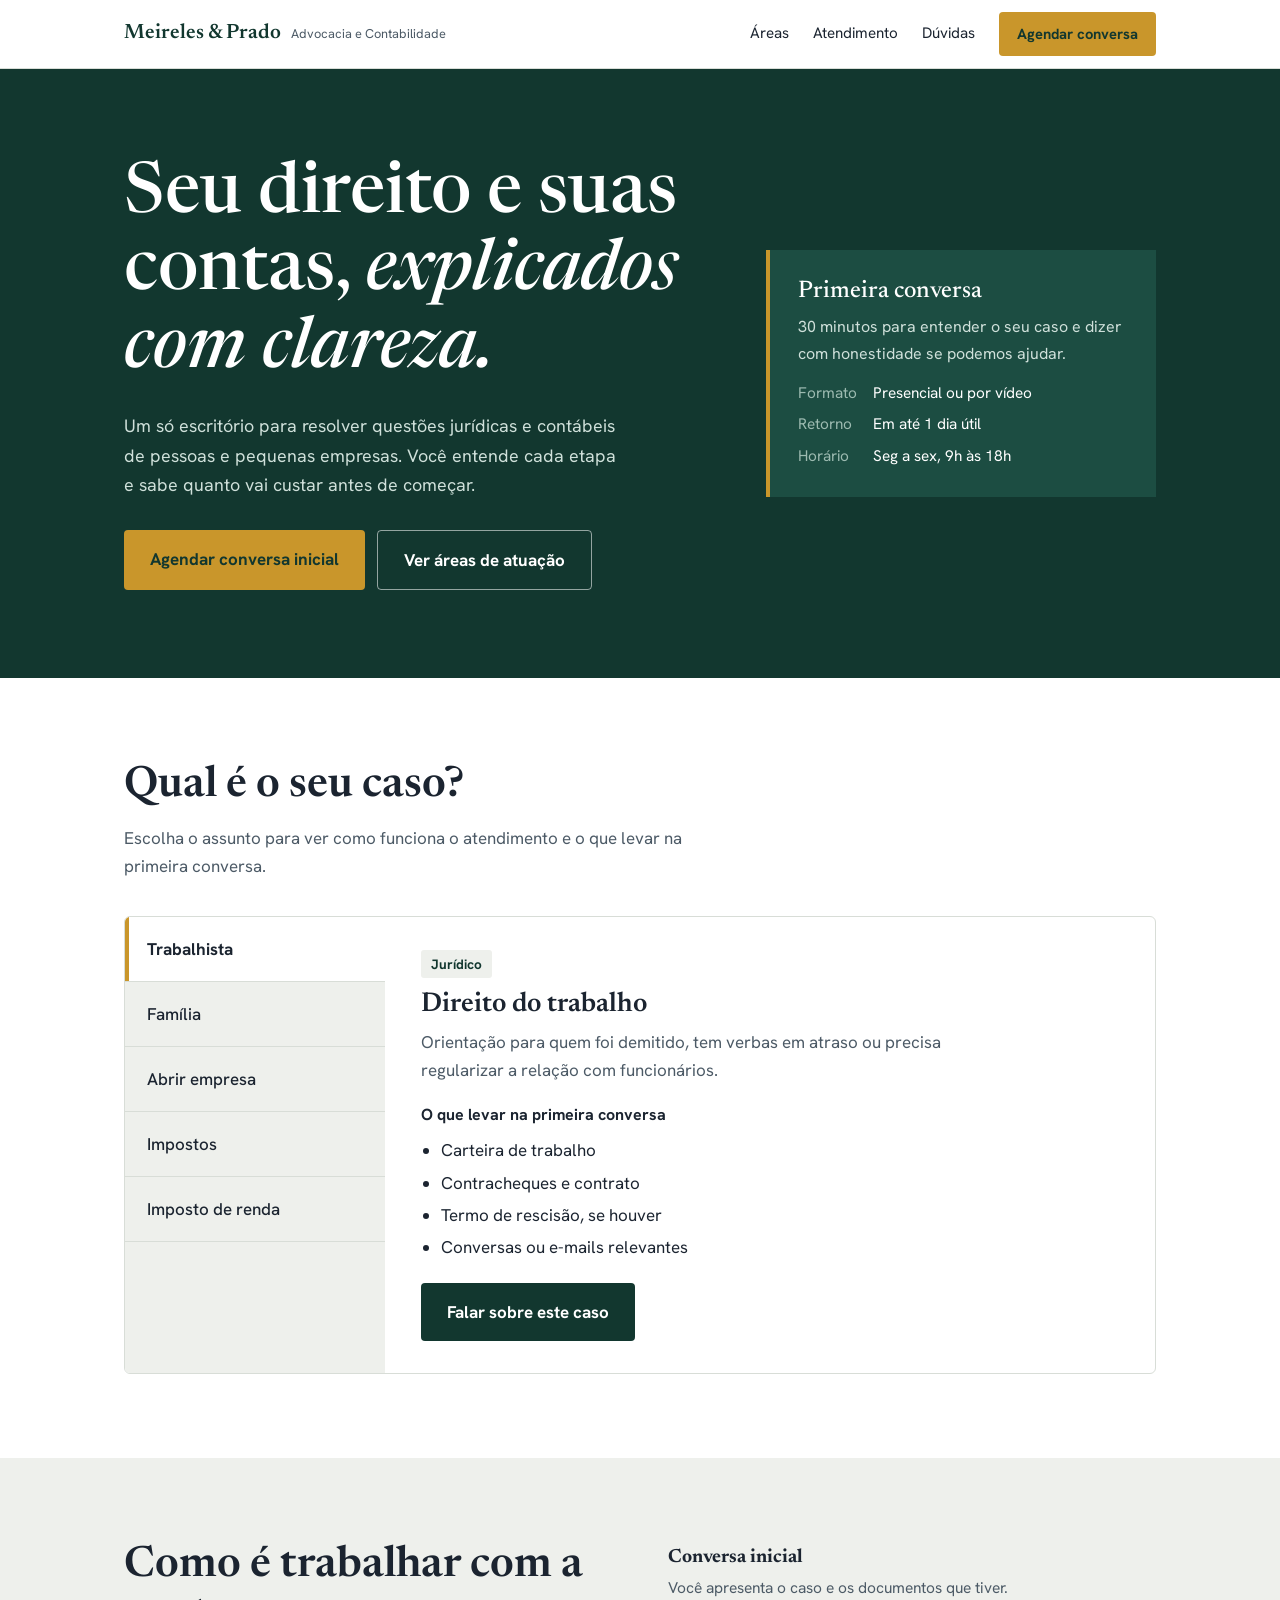
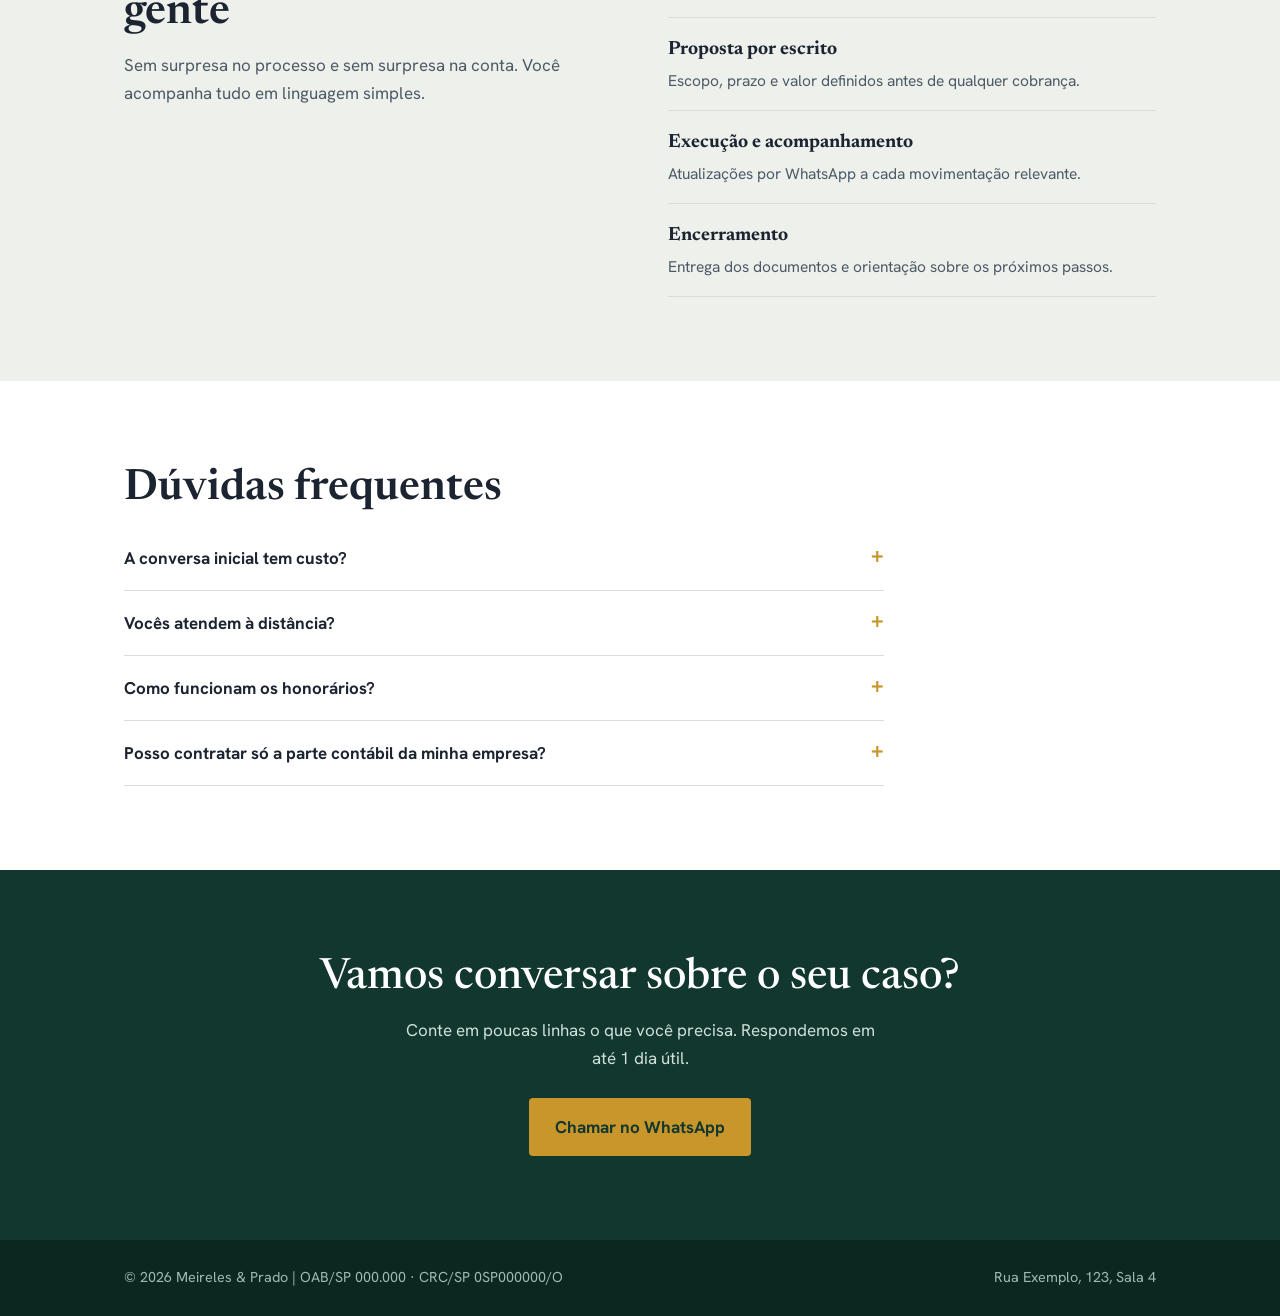
<file: advogado-contador/index.html>
<!DOCTYPE html>
<html lang="pt-BR">
<head>
<meta charset="UTF-8">
<meta name="viewport" content="width=device-width, initial-scale=1">
<title>Meireles &amp; Prado | Advocacia e Contabilidade</title>
<meta name="description" content="Advocacia e contabilidade em um só escritório. Atendimento claro, sem juridiquês, para pessoas e pequenas empresas.">
<link rel="preconnect" href="https://fonts.googleapis.com">
<link rel="preconnect" href="https://fonts.gstatic.com" crossorigin>
<link href="https://fonts.googleapis.com/css2?family=Newsreader:ital,wght@0,500;0,600;1,500&family=Hanken+Grotesk:wght@400;500;700&display=swap" rel="stylesheet">
<link rel="stylesheet" href="style.css">
</head>
<body>
<header>
  <div class="wrap">
    <a class="logo" href="#topo">Meireles &amp; Prado<small>Advocacia e Contabilidade</small></a>
    <nav><a href="#areas">Áreas</a><a href="#atendimento">Atendimento</a><a href="#duvidas">Dúvidas</a>
    <a class="btn" href="https://wa.me/5511999999999?text=Ol%C3%A1%2C%20gostaria%20de%20agendar%20uma%20conversa" target="_blank" rel="noopener">Agendar conversa</a></nav>
  </div>
</header>
 
<main id="topo">
  <div class="hero">
    <div class="wrap">
      <div>
        <h1>Seu direito e suas contas, <em>explicados com clareza.</em></h1>
        <p>Um só escritório para resolver questões jurídicas e contábeis de pessoas e pequenas empresas. Você entende cada etapa e sabe quanto vai custar antes de começar.</p>
        <div class="acoes">
          <a class="btn" href="https://wa.me/5511999999999?text=Ol%C3%A1%2C%20gostaria%20de%20agendar%20uma%20conversa" target="_blank" rel="noopener">Agendar conversa inicial</a>
          <a class="btn claro" href="#areas">Ver áreas de atuação</a>
        </div>
      </div>
      <aside class="cartao" aria-label="Informações de atendimento">
        <h3>Primeira conversa</h3>
        <p>30 minutos para entender o seu caso e dizer com honestidade se podemos ajudar.</p>
        <dl>
          <dt>Formato</dt><dd>Presencial ou por vídeo</dd>
          <dt>Retorno</dt><dd>Em até 1 dia útil</dd>
          <dt>Horário</dt><dd>Seg a sex, 9h às 18h</dd>
        </dl>
      </aside>
    </div>
  </div>
 
  <section id="areas">
    <div class="wrap">
      <h2>Qual é o seu caso?</h2>
      <p class="intro">Escolha o assunto para ver como funciona o atendimento e o que levar na primeira conversa.</p>
      <div class="casos">
        <div class="abas" role="tablist" id="abas"></div>
        <div class="painel" id="painel" role="tabpanel" aria-live="polite"></div>
      </div>
    </div>
  </section>
 
  <section class="faixa" id="atendimento">
    <div class="wrap">
      <div>
        <h2>Como é trabalhar com a gente</h2>
        <p class="intro" style="margin-bottom:0">Sem surpresa no processo e sem surpresa na conta. Você acompanha tudo em linguagem simples.</p>
      </div>
      <ol class="etapas">
        <li><strong>Conversa inicial</strong><span>Você apresenta o caso e os documentos que tiver.</span></li>
        <li><strong>Proposta por escrito</strong><span>Escopo, prazo e valor definidos antes de qualquer cobrança.</span></li>
        <li><strong>Execução e acompanhamento</strong><span>Atualizações por WhatsApp a cada movimentação relevante.</span></li>
        <li><strong>Encerramento</strong><span>Entrega dos documentos e orientação sobre os próximos passos.</span></li>
      </ol>
    </div>
  </section>
 
  <section id="duvidas">
    <div class="wrap">
      <h2>Dúvidas frequentes</h2>
      <div class="faq">
        <details><summary>A conversa inicial tem custo?</summary><p>Não. Os primeiros 30 minutos servem para entender o seu caso e indicar o melhor caminho, sem compromisso.</p></details>
        <details><summary>Vocês atendem à distância?</summary><p>Sim. Boa parte dos atendimentos é feita por vídeo e WhatsApp, com envio e assinatura de documentos digitais.</p></details>
        <details><summary>Como funcionam os honorários?</summary><p>Cada caso recebe uma proposta por escrito, com valor e forma de pagamento definidos antes do início do trabalho.</p></details>
        <details><summary>Posso contratar só a parte contábil da minha empresa?</summary><p>Pode. Abertura, impostos mensais e declarações podem ser contratados separadamente ou junto com o apoio jurídico.</p></details>
      </div>
    </div>
  </section>
 
  <section class="contato" id="contato">
    <div class="wrap">
      <h2>Vamos conversar sobre o seu caso?</h2>
      <p>Conte em poucas linhas o que você precisa. Respondemos em até 1 dia útil.</p>
      <a class="btn" href="https://wa.me/5511999999999?text=Ol%C3%A1%2C%20gostaria%20de%20agendar%20uma%20conversa" target="_blank" rel="noopener">Chamar no WhatsApp</a>
    </div>
  </section>
</main>
 
<footer>
  <div class="wrap"><span>© 2026 Meireles &amp; Prado | OAB/SP 000.000 · CRC/SP 0SP000000/O</span><span>Rua Exemplo, 123, Sala 4</span></div>
</footer>
 
<script src="script.js" defer></script>
</body>
</html>
</file>
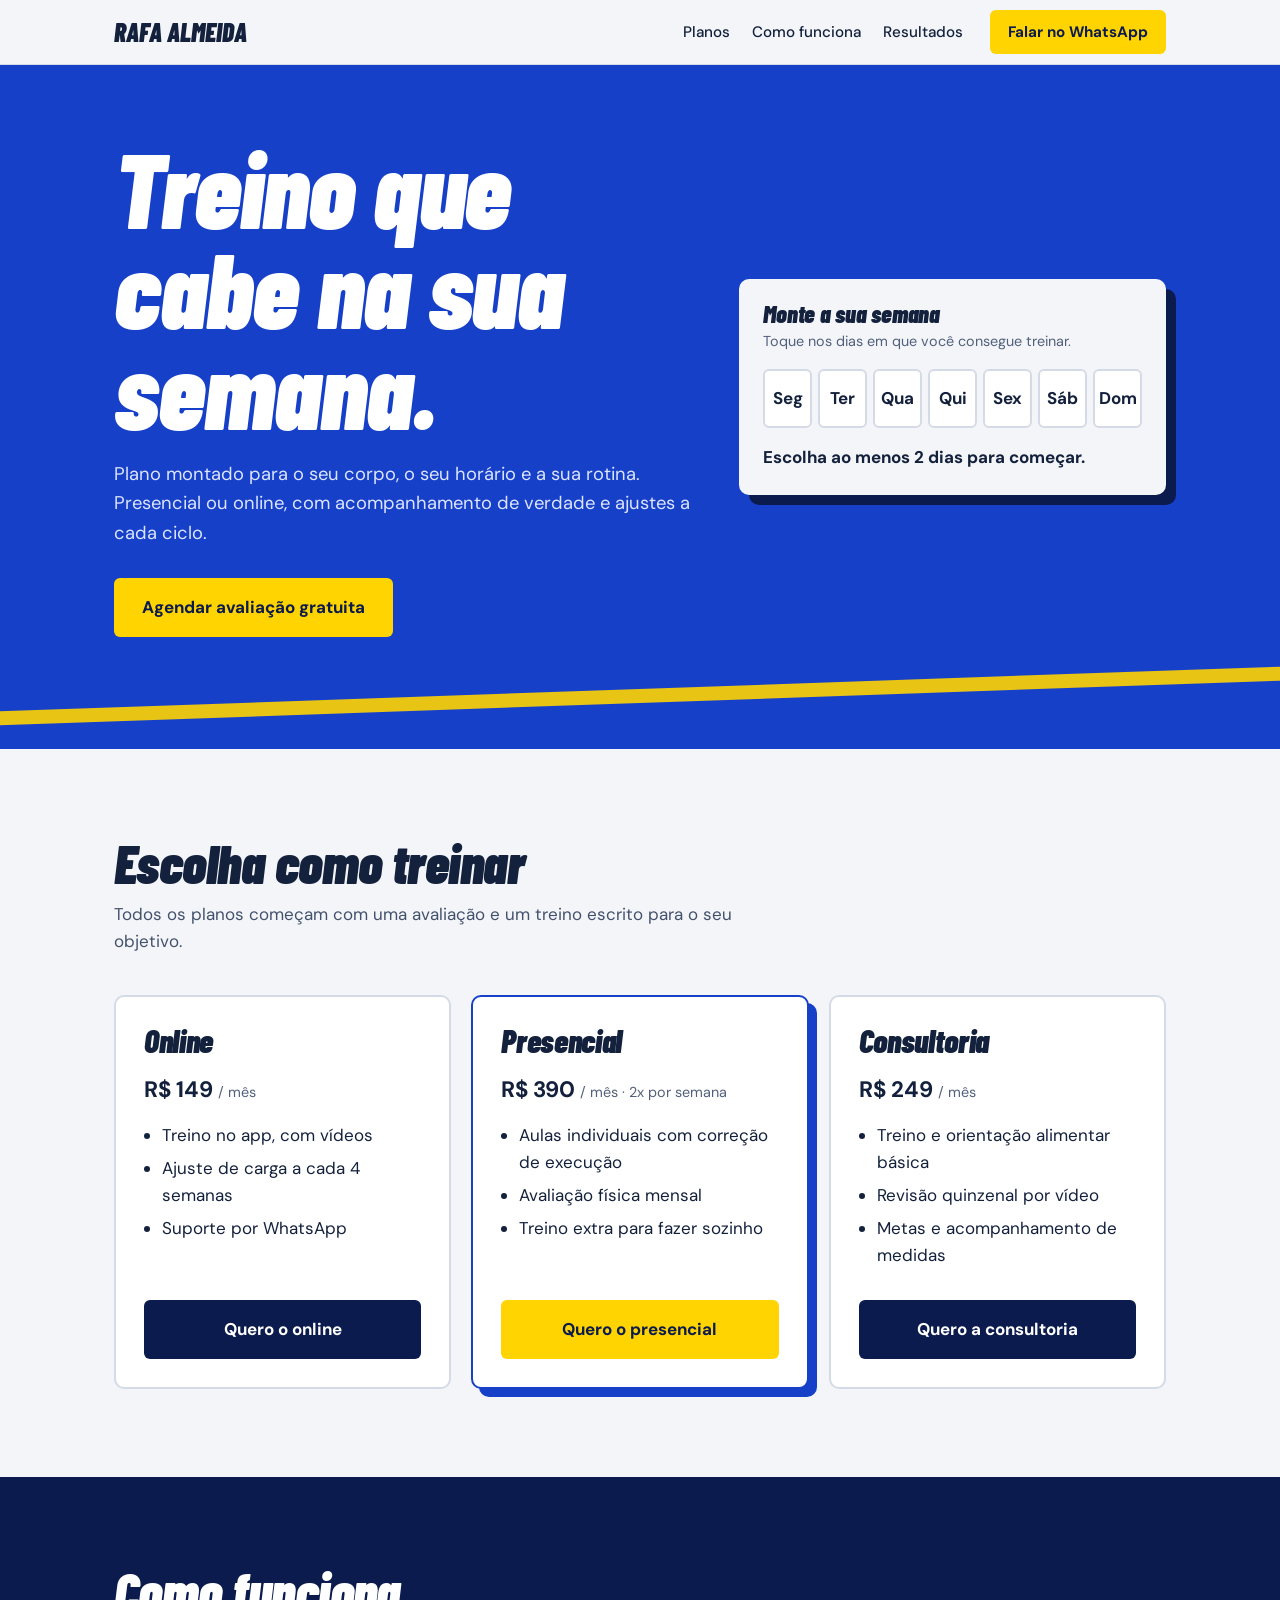
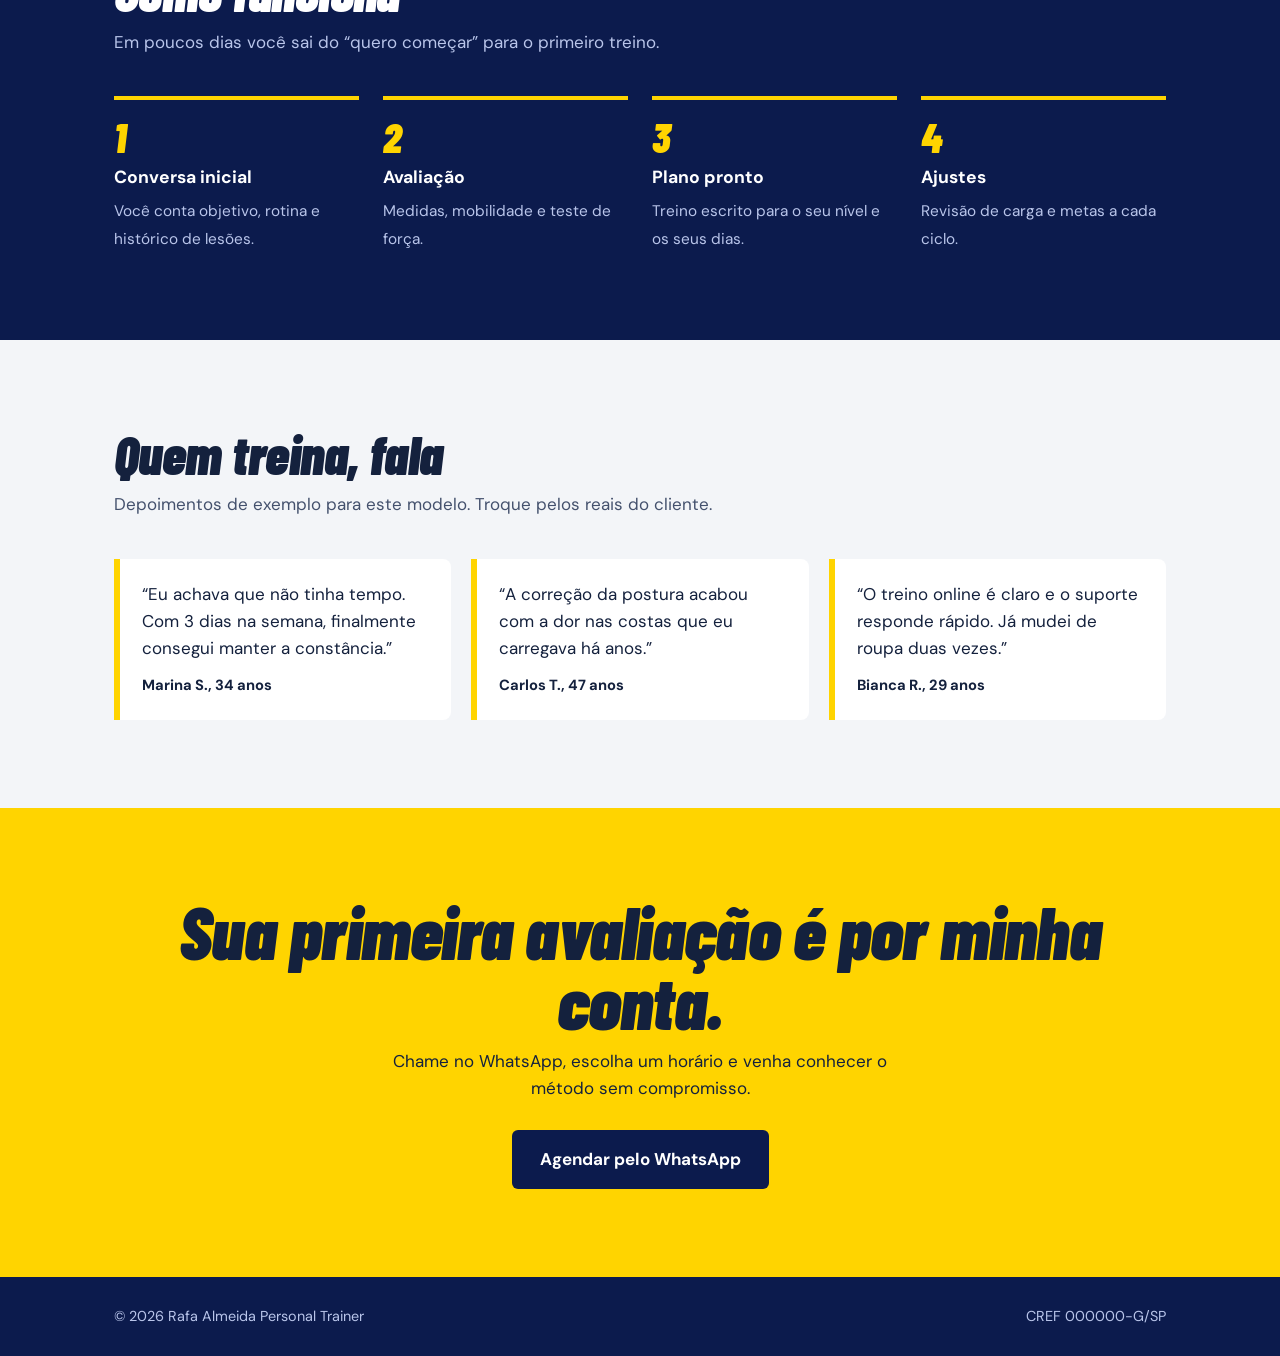
<file: trainer-personal/index.html>
<!DOCTYPE html>
<html lang="pt-BR">
<head>
<meta charset="UTF-8">
<meta name="viewport" content="width=device-width, initial-scale=1">
<title>Rafa Almeida | Personal Trainer</title>
<meta name="description" content="Treino personalizado presencial e online. Plano montado para a sua rotina, com acompanhamento de verdade.">
<link rel="preconnect" href="https://fonts.googleapis.com">
<link rel="preconnect" href="https://fonts.gstatic.com" crossorigin>
<link href="https://fonts.googleapis.com/css2?family=Barlow+Condensed:ital,wght@1,800;1,900&family=DM+Sans:wght@400;500;700&display=swap" rel="stylesheet">
<style>
:root{
  --quadra:#1740C9; --piso:#0C1B4D; --marca:#FFD400; --giz:#F3F5F8; --linha:#D5DBE6; --texto:#14213D;
  --display:"Barlow Condensed","Arial Narrow",Impact,sans-serif;
  --corpo:"DM Sans",system-ui,-apple-system,"Segoe UI",sans-serif;
}
*{box-sizing:border-box;margin:0}
html{scroll-behavior:smooth}
body{font-family:var(--corpo);color:var(--texto);background:var(--giz);line-height:1.6;font-size:17px}
a{color:inherit}
:focus-visible{outline:3px solid var(--marca);outline-offset:3px}
.wrap{max-width:1100px;margin:0 auto;padding:0 24px}
h1,h2,h3{font-family:var(--display);font-style:italic;font-weight:900;line-height:.95;letter-spacing:-.01em}
h2{font-size:clamp(2.2rem,5vw,3.4rem);margin-bottom:12px}
.btn{display:inline-block;background:var(--marca);color:var(--piso);font-weight:700;text-decoration:none;padding:16px 28px;border-radius:6px;transition:transform .15s,box-shadow .15s}
.btn:hover{transform:translateY(-2px);box-shadow:0 6px 0 rgba(12,27,77,.35)}
.btn.escuro{background:var(--piso);color:#fff}
 
header{position:sticky;top:0;z-index:5;background:var(--giz);border-bottom:1px solid var(--linha)}
header .wrap{display:flex;justify-content:space-between;align-items:center;height:64px}
.logo{font-family:var(--display);font-style:italic;font-weight:900;font-size:1.6rem;text-decoration:none}
nav a{margin-left:22px;text-decoration:none;font-weight:500;font-size:.95rem}
nav a:hover{text-decoration:underline;text-underline-offset:4px}
 
.hero{background:var(--quadra);color:#fff;position:relative;overflow:hidden}
.hero::after{content:"";position:absolute;left:-10%;right:-10%;bottom:46px;height:14px;background:var(--marca);transform:rotate(-2deg);opacity:.9}
.hero .wrap{display:grid;grid-template-columns:1.15fr .85fr;gap:48px;align-items:center;padding-top:72px;padding-bottom:112px}
.hero h1{font-size:clamp(3.4rem,9vw,6.6rem);margin-bottom:22px}
.hero p{max-width:46ch;font-size:1.15rem;margin-bottom:30px;color:#DCE4FF}
.semana{background:var(--giz);color:var(--texto);border-radius:10px;padding:24px;box-shadow:10px 10px 0 var(--piso)}
.semana h3{font-size:1.5rem;margin-bottom:4px}
.semana small{display:block;color:#52607C;margin-bottom:16px;font-size:.9rem}
.dias{display:grid;grid-template-columns:repeat(7,1fr);gap:6px}
.dias button{font:inherit;font-weight:700;padding:14px 0;border:2px solid var(--linha);background:#fff;border-radius:6px;cursor:pointer;color:var(--texto);transition:background .15s,border-color .15s}
.dias button[aria-pressed="true"]{background:var(--marca);border-color:var(--piso)}
.semana output{display:block;margin-top:16px;font-weight:700}
 
section{padding:88px 0}
.intro{max-width:52ch;color:#44516D;margin-bottom:40px}
.planos{display:grid;grid-template-columns:repeat(3,1fr);gap:20px}
.plano{background:#fff;border:2px solid var(--linha);border-radius:10px;padding:28px;display:flex;flex-direction:column}
.plano.destaque{border-color:var(--quadra);box-shadow:8px 8px 0 var(--quadra)}
.plano h3{font-size:2rem;margin-bottom:8px}
.preco{font-weight:700;font-size:1.4rem;margin:8px 0 14px}
.preco small{font-weight:400;font-size:.9rem;color:#52607C}
.plano ul{padding-left:18px;margin-bottom:24px;flex:1}
.plano li{margin-bottom:6px}
.plano .btn{text-align:center}
 
.metodo{background:var(--piso);color:#fff}
.metodo .intro{color:#B9C5EA}
.passos{display:grid;grid-template-columns:repeat(4,1fr);gap:24px;list-style:none;padding:0;counter-reset:p}
.passos li{counter-increment:p;border-top:4px solid var(--marca);padding-top:16px}
.passos li::before{content:counter(p);font-family:var(--display);font-style:italic;font-weight:900;font-size:2.6rem;color:var(--marca);display:block;line-height:1}
.passos strong{display:block;font-size:1.1rem;margin:6px 0}
.passos span{color:#B9C5EA;font-size:.96rem}
 
.depo{display:grid;grid-template-columns:repeat(3,1fr);gap:20px}
.depo blockquote{background:#fff;border-left:6px solid var(--marca);padding:22px;border-radius:0 8px 8px 0}
.depo cite{display:block;margin-top:12px;font-style:normal;font-weight:700;font-size:.92rem}
 
.cta{background:var(--marca);text-align:center}
.cta h2{font-size:clamp(2.6rem,7vw,4.6rem)}
.cta p{max-width:46ch;margin:0 auto 28px}
footer{background:var(--piso);color:#B9C5EA;padding:28px 0;font-size:.9rem}
footer .wrap{display:flex;justify-content:space-between;flex-wrap:wrap;gap:8px}
 
@media(max-width:860px){
  .hero .wrap,.planos,.depo{grid-template-columns:1fr}
  .passos{grid-template-columns:1fr 1fr}
  nav a:not(.btn){display:none}
  section{padding:64px 0}
}
@media(prefers-reduced-motion:reduce){*{transition:none!important;scroll-behavior:auto!important}}
</style>
</head>
<body>
<header>
  <div class="wrap">
    <a class="logo" href="#topo">RAFA ALMEIDA</a>
    <nav><a href="#planos">Planos</a><a href="#metodo">Como funciona</a><a href="#resultados">Resultados</a>
    <a class="btn" style="padding:10px 18px;margin-left:22px" href="https://wa.me/5511999999999?text=Oi%2C%20quero%20saber%20mais%20sobre%20os%20treinos" target="_blank" rel="noopener">Falar no WhatsApp</a></nav>
  </div>
</header>
 
<main id="topo">
  <div class="hero">
    <div class="wrap">
      <div>
        <h1>Treino que cabe na sua semana.</h1>
        <p>Plano montado para o seu corpo, o seu horário e a sua rotina. Presencial ou online, com acompanhamento de verdade e ajustes a cada ciclo.</p>
        <a class="btn" href="https://wa.me/5511999999999?text=Oi%2C%20quero%20agendar%20uma%20avalia%C3%A7%C3%A3o" target="_blank" rel="noopener">Agendar avaliação gratuita</a>
      </div>
      <div class="semana" aria-label="Monte sua semana de treino">
        <h3>Monte a sua semana</h3>
        <small>Toque nos dias em que você consegue treinar.</small>
        <div class="dias" id="dias">
          <button aria-pressed="false">Seg</button><button aria-pressed="false">Ter</button><button aria-pressed="false">Qua</button>
          <button aria-pressed="false">Qui</button><button aria-pressed="false">Sex</button><button aria-pressed="false">Sáb</button><button aria-pressed="false">Dom</button>
        </div>
        <output id="saida" aria-live="polite">Escolha ao menos 2 dias para começar.</output>
      </div>
    </div>
  </div>
 
  <section id="planos">
    <div class="wrap">
      <h2>Escolha como treinar</h2>
      <p class="intro">Todos os planos começam com uma avaliação e um treino escrito para o seu objetivo.</p>
      <div class="planos">
        <article class="plano">
          <h3>Online</h3>
          <p class="preco">R$ 149 <small>/ mês</small></p>
          <ul><li>Treino no app, com vídeos</li><li>Ajuste de carga a cada 4 semanas</li><li>Suporte por WhatsApp</li></ul>
          <a class="btn escuro" href="https://wa.me/5511999999999?text=Quero%20o%20plano%20Online" target="_blank" rel="noopener">Quero o online</a>
        </article>
        <article class="plano destaque">
          <h3>Presencial</h3>
          <p class="preco">R$ 390 <small>/ mês · 2x por semana</small></p>
          <ul><li>Aulas individuais com correção de execução</li><li>Avaliação física mensal</li><li>Treino extra para fazer sozinho</li></ul>
          <a class="btn" href="https://wa.me/5511999999999?text=Quero%20o%20plano%20Presencial" target="_blank" rel="noopener">Quero o presencial</a>
        </article>
        <article class="plano">
          <h3>Consultoria</h3>
          <p class="preco">R$ 249 <small>/ mês</small></p>
          <ul><li>Treino e orientação alimentar básica</li><li>Revisão quinzenal por vídeo</li><li>Metas e acompanhamento de medidas</li></ul>
          <a class="btn escuro" href="https://wa.me/5511999999999?text=Quero%20a%20Consultoria" target="_blank" rel="noopener">Quero a consultoria</a>
        </article>
      </div>
    </div>
  </section>
 
  <section class="metodo" id="metodo">
    <div class="wrap">
      <h2>Como funciona</h2>
      <p class="intro">Em poucos dias você sai do “quero começar” para o primeiro treino.</p>
      <ol class="passos">
        <li><strong>Conversa inicial</strong><span>Você conta objetivo, rotina e histórico de lesões.</span></li>
        <li><strong>Avaliação</strong><span>Medidas, mobilidade e teste de força.</span></li>
        <li><strong>Plano pronto</strong><span>Treino escrito para o seu nível e os seus dias.</span></li>
        <li><strong>Ajustes</strong><span>Revisão de carga e metas a cada ciclo.</span></li>
      </ol>
    </div>
  </section>
 
  <section id="resultados">
    <div class="wrap">
      <h2>Quem treina, fala</h2>
      <p class="intro">Depoimentos de exemplo para este modelo. Troque pelos reais do cliente.</p>
      <div class="depo">
        <blockquote>“Eu achava que não tinha tempo. Com 3 dias na semana, finalmente consegui manter a constância.”<cite>Marina S., 34 anos</cite></blockquote>
        <blockquote>“A correção da postura acabou com a dor nas costas que eu carregava há anos.”<cite>Carlos T., 47 anos</cite></blockquote>
        <blockquote>“O treino online é claro e o suporte responde rápido. Já mudei de roupa duas vezes.”<cite>Bianca R., 29 anos</cite></blockquote>
      </div>
    </div>
  </section>
 
  <section class="cta">
    <div class="wrap">
      <h2>Sua primeira avaliação é por minha conta.</h2>
      <p>Chame no WhatsApp, escolha um horário e venha conhecer o método sem compromisso.</p>
      <a class="btn escuro" href="https://wa.me/5511999999999?text=Oi%2C%20quero%20agendar%20uma%20avalia%C3%A7%C3%A3o" target="_blank" rel="noopener">Agendar pelo WhatsApp</a>
    </div>
  </section>
</main>
 
<footer>
  <div class="wrap"><span>© 2026 Rafa Almeida Personal Trainer</span><span>CREF 000000-G/SP</span></div>
</footer>
 
<script>
(function(){
  var botoes=document.querySelectorAll('#dias button'), saida=document.getElementById('saida');
  function atualizar(){
    var n=document.querySelectorAll('#dias button[aria-pressed="true"]').length;
    if(n<2){saida.textContent='Escolha ao menos 2 dias para começar.';return;}
    var nivel=n<=3?'ótimo para começar com consistência':n<=5?'ritmo forte, com dias de descanso planejados':'vamos incluir recuperação ativa';
    saida.textContent=n+' dias por semana: '+nivel+'.';
  }
  botoes.forEach(function(b){b.addEventListener('click',function(){
    b.setAttribute('aria-pressed',b.getAttribute('aria-pressed')==='true'?'false':'true');atualizar();
  });});
})();
</script>
</body>
</html>
</file>
<file: advogado-contador/style.css>
:root{
  --pinho:#12372F; --pinho2:#1C4D42; --ocre:#C9962B; --pedra:#EEF0EC; --branco:#fff; --tinta:#1B2430; --suave:#4C5A66; --linha:#D8DDD7;
  --serif:"Newsreader",Georgia,"Times New Roman",serif;
  --sans:"Hanken Grotesk",system-ui,-apple-system,"Segoe UI",sans-serif;
}
*{box-sizing:border-box;margin:0}
html{scroll-behavior:smooth}
body{font-family:var(--sans);color:var(--tinta);background:var(--branco);line-height:1.65;font-size:17px}
a{color:inherit}
:focus-visible{outline:3px solid var(--ocre);outline-offset:3px}
.wrap{max-width:1080px;margin:0 auto;padding:0 24px}
h1,h2,h3{font-family:var(--serif);font-weight:600;line-height:1.1}
h2{font-size:clamp(1.9rem,4vw,2.7rem);margin-bottom:14px}
.btn{display:inline-block;background:var(--ocre);color:var(--pinho);font-weight:700;text-decoration:none;padding:15px 26px;border-radius:4px;transition:background .15s}
.btn:hover{background:#DBAA3D}
.btn.claro{background:transparent;color:#fff;border:1.5px solid rgba(255,255,255,.55)}
.btn.claro:hover{background:rgba(255,255,255,.1)}
.btn.escuro{background:var(--pinho);color:#fff}
.btn.escuro:hover{background:var(--pinho2)}
 
header{background:var(--branco);border-bottom:1px solid var(--linha);position:sticky;top:0;z-index:5}
header .wrap{display:flex;justify-content:space-between;align-items:center;height:68px}
.logo{font-family:var(--serif);font-weight:600;font-size:1.3rem;text-decoration:none;color:var(--pinho)}
.logo small{font-family:var(--sans);font-weight:400;font-size:.8rem;color:var(--suave);margin-left:10px}
nav{display:flex;align-items:center;gap:24px;font-size:.95rem}
nav a{text-decoration:none}
nav a:not(.btn):hover{text-decoration:underline;text-underline-offset:5px}
nav .btn{padding:10px 18px;font-size:.92rem}
 
.hero{background:var(--pinho);color:#fff}
.hero .wrap{display:grid;grid-template-columns:1.2fr .8fr;gap:56px;align-items:center;padding-top:88px;padding-bottom:88px}
.hero h1{font-size:clamp(2.6rem,6vw,4.4rem);margin-bottom:22px;font-weight:500}
.hero h1 em{font-style:italic}
.hero p{max-width:50ch;color:#CFE0DA;font-size:1.12rem;margin-bottom:30px}
.hero .acoes{display:flex;gap:12px;flex-wrap:wrap}
.cartao{background:var(--pinho2);border-left:4px solid var(--ocre);padding:28px}
.cartao h3{font-size:1.5rem;margin-bottom:10px;font-weight:500}
.cartao p{font-size:1rem;margin:0 0 14px;color:#CFE0DA}
.cartao dl{display:grid;grid-template-columns:auto 1fr;gap:6px 16px;font-size:.96rem}
.cartao dt{color:#9DBBB1}
 
section{padding:84px 0}
.intro{max-width:56ch;color:var(--suave);margin-bottom:36px}
 
.casos{display:grid;grid-template-columns:260px 1fr;gap:0;border:1px solid var(--linha);border-radius:6px;overflow:hidden}
.abas{background:var(--pedra);display:flex;flex-direction:column}
.abas button{font:inherit;text-align:left;padding:18px 22px;background:none;border:0;border-bottom:1px solid var(--linha);cursor:pointer;color:var(--tinta);font-weight:500}
.abas button[aria-selected="true"]{background:var(--branco);font-weight:700;box-shadow:inset 4px 0 0 var(--ocre)}
.abas button:hover{background:#E4E8E2}
.painel{padding:32px 36px}
.painel h3{font-size:1.7rem;margin-bottom:8px}
.painel p{color:var(--suave);margin-bottom:18px;max-width:54ch}
.painel h4{font-size:1rem;margin-bottom:8px}
.painel ul{padding-left:20px;margin-bottom:22px}
.painel li{margin-bottom:4px}
.tag{display:inline-block;font-size:.85rem;font-weight:700;padding:3px 10px;border-radius:3px;margin-bottom:12px;background:var(--pedra);color:var(--pinho)}
 
.faixa{background:var(--pedra)}
.faixa .wrap{display:grid;grid-template-columns:1fr 1fr;gap:56px;align-items:start}
.etapas{list-style:none;padding:0}
.etapas li{padding:16px 0;border-bottom:1px solid var(--linha)}
.etapas li:first-child{padding-top:0}
.etapas strong{display:block;font-family:var(--serif);font-size:1.2rem}
.etapas span{color:var(--suave);font-size:.97rem}
 
details{border-bottom:1px solid var(--linha);padding:18px 0}
summary{cursor:pointer;font-weight:700;list-style:none;display:flex;justify-content:space-between;gap:16px}
summary::-webkit-details-marker{display:none}
summary::after{content:"+";font-size:1.4rem;line-height:1;color:var(--ocre)}
details[open] summary::after{content:"–"}
details p{margin-top:10px;color:var(--suave);max-width:62ch}
.faq{max-width:760px}
 
.contato{background:var(--pinho);color:#fff;text-align:center}
.contato h2{font-weight:500}
.contato p{max-width:48ch;margin:0 auto 26px;color:#CFE0DA}
footer{background:#0C2620;color:#9DBBB1;padding:26px 0;font-size:.9rem}
footer .wrap{display:flex;justify-content:space-between;flex-wrap:wrap;gap:8px}
 
@media(max-width:860px){
  .hero .wrap,.faixa .wrap{grid-template-columns:1fr;gap:36px}
  .casos{grid-template-columns:1fr}
  .abas{flex-direction:row;overflow-x:auto}
  .abas button{white-space:nowrap;border-bottom:0;border-right:1px solid var(--linha)}
  .abas button[aria-selected="true"]{box-shadow:inset 0 -4px 0 var(--ocre)}
  .painel{padding:24px}
  nav a:not(.btn){display:none}
  .logo small{display:none}
  section{padding:60px 0}
}
@media(prefers-reduced-motion:reduce){*{transition:none!important;scroll-behavior:auto!important}}
</file>
